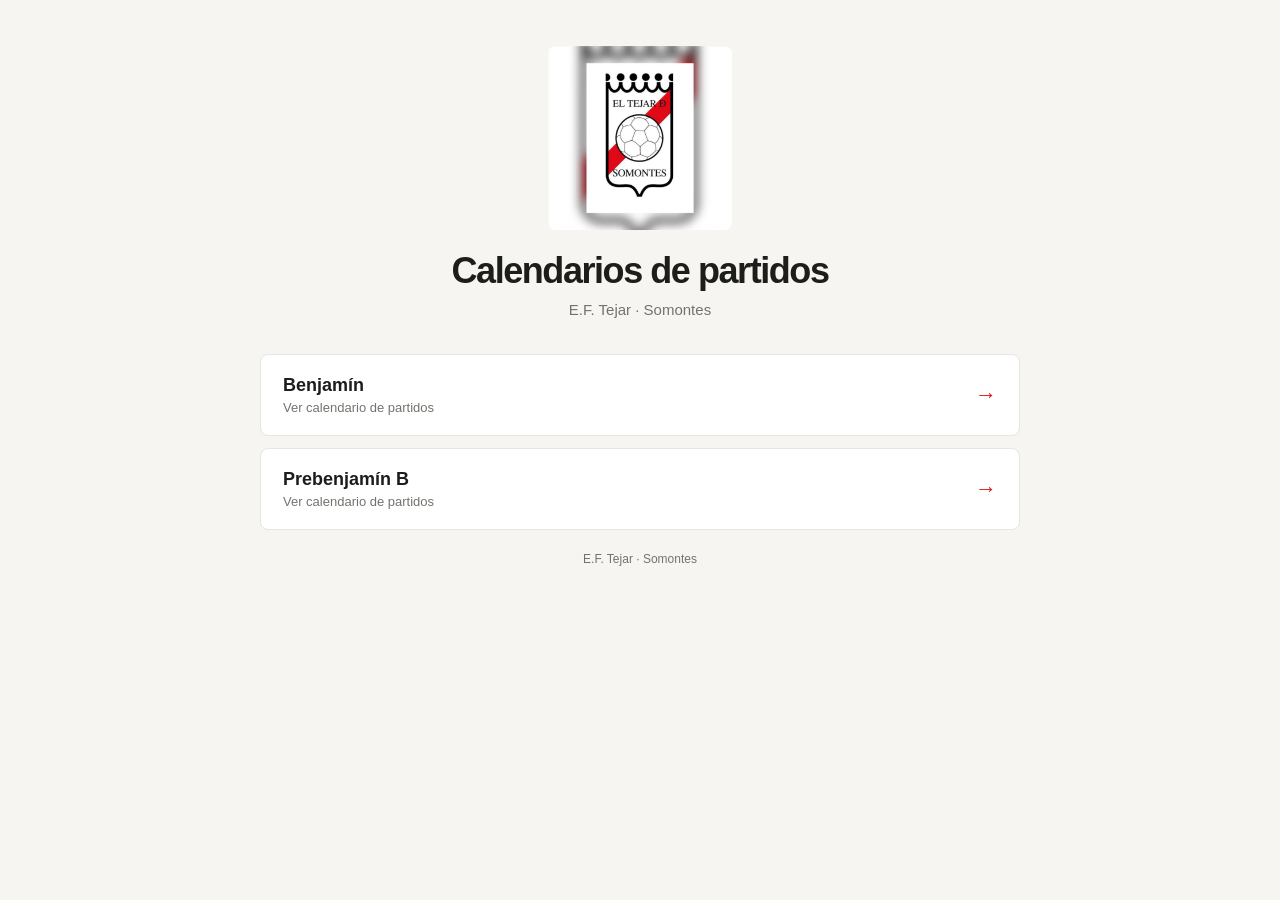
<file: index.html>
<!doctype html>
<html lang="es">
  <head>
    <meta charset="utf-8">
    <meta name="viewport" content="width=device-width, initial-scale=1">
    <meta name="theme-color" content="#f6f5f2">
    <meta name="description" content="Calendarios de los equipos Benjamín y Prebenjamín de E.F. Tejar.">
    <title>E.F. Tejar — Calendarios</title>
    <link rel="icon" href="assets/escudo.jpeg" type="image/jpeg">
    <link rel="stylesheet" href="styles.css">
  </head>
  <body>
    <main class="page">
      <header class="club-header">
        <img
          class="crest"
          src="assets/escudo.jpeg"
          alt="Escudo de El Tejar Somontes"
          width="220"
          height="220"
        >
        <h1>Calendarios de partidos</h1>
        <p>E.F. Tejar · Somontes</p>
      </header>

      <nav class="team-selector" aria-label="Elige un equipo">
        <a class="team-card" href="calendario-benjamin.html">
          <span class="team-card-title">Benjamín</span>
          <span class="team-card-description">Ver calendario de partidos</span>
          <span class="team-card-arrow" aria-hidden="true">→</span>
        </a>
        <a class="team-card" href="calendario-prebenjamin.html">
          <span class="team-card-title">Prebenjamín B</span>
          <span class="team-card-description">Ver calendario de partidos</span>
          <span class="team-card-arrow" aria-hidden="true">→</span>
        </a>
      </nav>

      <footer class="page-footer">E.F. Tejar · Somontes</footer>
    </main>
  </body>
</html>
</file>
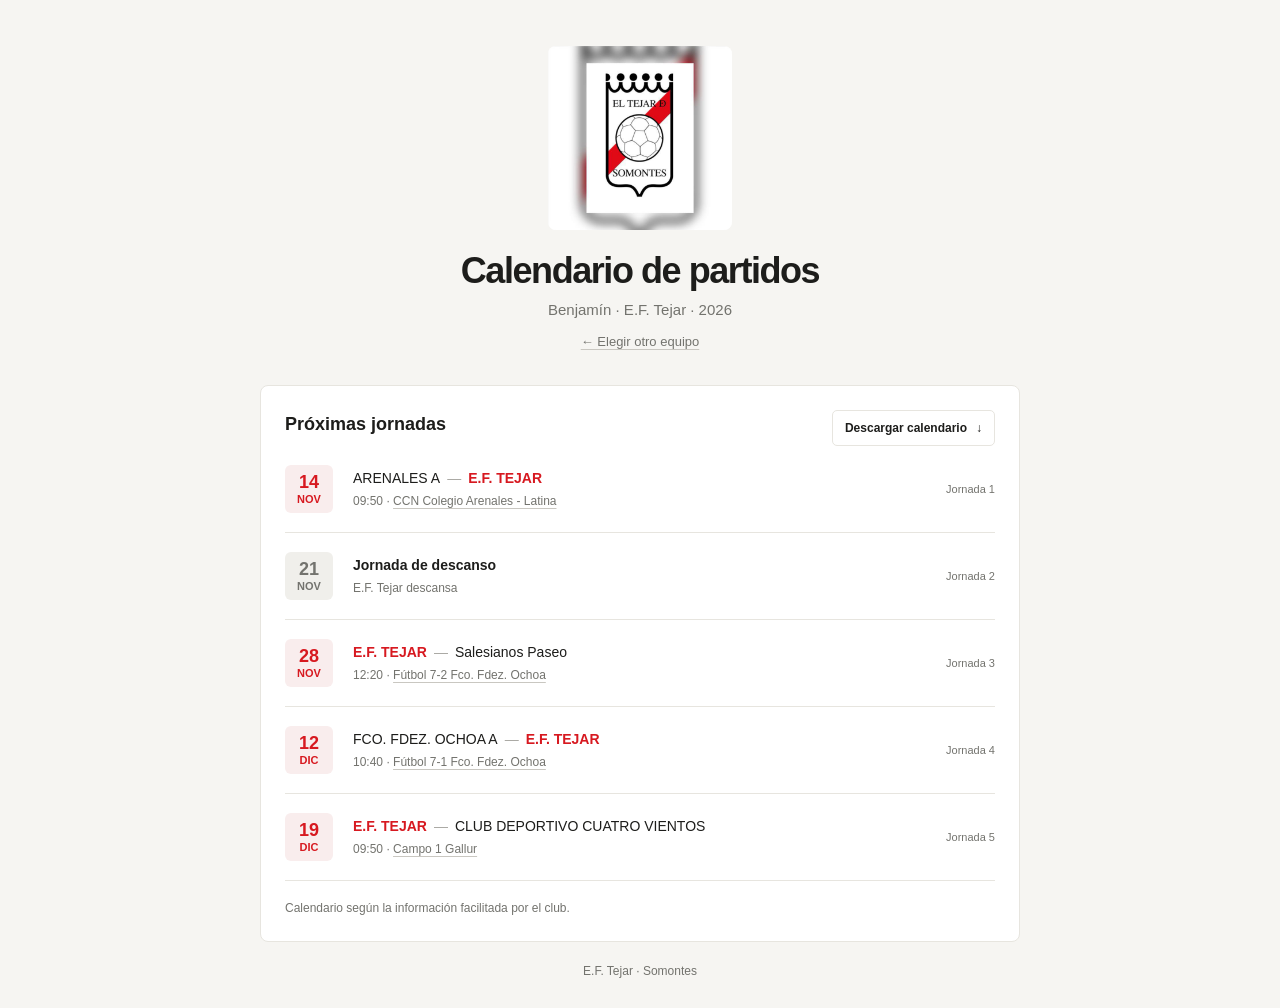
<file: calendario-benjamin.html>
<!doctype html>
<html lang="es">
  <head>
    <meta charset="utf-8">
    <meta name="viewport" content="width=device-width, initial-scale=1">
    <meta name="theme-color" content="#f6f5f2">
    <meta name="description" content="Escudo y calendario de partidos del equipo Benjamín de E.F. Tejar.">
    <title>E.F. Tejar — Calendario Benjamín</title>
    <link rel="icon" href="assets/escudo.jpeg" type="image/jpeg">
    <link rel="stylesheet" href="styles.css">
  </head>
  <body>
    <main class="page">
      <header class="club-header">
        <img
          class="crest"
          src="assets/escudo.jpeg"
          alt="Escudo de El Tejar Somontes"
          width="220"
          height="220"
        >
        <h1>Calendario de partidos</h1>
        <p>Benjamín · E.F. Tejar · 2026</p>
        <a class="home-link" href="index.html">← Elegir otro equipo</a>
      </header>

      <section class="schedule" aria-labelledby="schedule-title">
        <div class="schedule-heading">
          <h2 id="schedule-title">Próximas jornadas</h2>
          <a class="calendar-download" href="calendario-benjamin-ef-tejar.ics" download>
            Descargar calendario <span aria-hidden="true">↓</span>
          </a>
        </div>
        <ol class="fixtures">
          <li class="fixture">
            <time class="fixture-date" datetime="2026-11-14">
              <span>14</span><span>nov</span>
            </time>
            <div class="fixture-details">
              <div class="fixture-teams">
                <span>ARENALES A</span>
                <span class="versus">—</span>
                <strong>E.F. TEJAR</strong>
              </div>
              <p>
                09:50 <span aria-hidden="true">·</span>
                <a
                  class="field-link"
                  href="https://www.google.com/maps/search/?api=1&amp;query=40.3738265%2C-3.7235124"
                  target="_blank"
                  rel="noopener noreferrer"
                  aria-label="Abrir Colegio Arenales Carabanchel en Google Maps"
                >CCN Colegio Arenales - Latina</a>
              </p>
            </div>
            <span class="round">Jornada 1</span>
          </li>

          <li class="fixture rest">
            <time class="fixture-date" datetime="2026-11-21">
              <span>21</span><span>nov</span>
            </time>
            <div class="fixture-details">
              <div class="fixture-teams"><strong>Jornada de descanso</strong></div>
              <p>E.F. Tejar descansa</p>
            </div>
            <span class="round">Jornada 2</span>
          </li>

          <li class="fixture">
            <time class="fixture-date" datetime="2026-11-28">
              <span>28</span><span>nov</span>
            </time>
            <div class="fixture-details">
              <div class="fixture-teams">
                <strong>E.F. TEJAR</strong>
                <span class="versus">—</span>
                <span>Salesianos Paseo</span>
              </div>
              <p>
                12:20 <span aria-hidden="true">·</span>
                <a
                  class="field-link"
                  href="https://www.google.com/maps/search/?api=1&amp;query=40.3651258%2C-3.7403599"
                  target="_blank"
                  rel="noopener noreferrer"
                  aria-label="Abrir el Centro Deportivo Municipal Francisco Fernández Ochoa en Google Maps"
                >Fútbol 7-2 Fco. Fdez. Ochoa</a>
              </p>
            </div>
            <span class="round">Jornada 3</span>
          </li>

          <li class="fixture">
            <time class="fixture-date" datetime="2026-12-12">
              <span>12</span><span>dic</span>
            </time>
            <div class="fixture-details">
              <div class="fixture-teams">
                <span>FCO. FDEZ. OCHOA A</span>
                <span class="versus">—</span>
                <strong>E.F. TEJAR</strong>
              </div>
              <p>
                10:40 <span aria-hidden="true">·</span>
                <a
                  class="field-link"
                  href="https://www.google.com/maps/search/?api=1&amp;query=40.3651258%2C-3.7403599"
                  target="_blank"
                  rel="noopener noreferrer"
                  aria-label="Abrir el Centro Deportivo Municipal Francisco Fernández Ochoa en Google Maps"
                >Fútbol 7-1 Fco. Fdez. Ochoa</a>
              </p>
            </div>
            <span class="round">Jornada 4</span>
          </li>

          <li class="fixture">
            <time class="fixture-date" datetime="2026-12-19">
              <span>19</span><span>dic</span>
            </time>
            <div class="fixture-details">
              <div class="fixture-teams">
                <strong>E.F. TEJAR</strong>
                <span class="versus">—</span>
                <span>CLUB DEPORTIVO CUATRO VIENTOS</span>
              </div>
              <p>
                09:50 <span aria-hidden="true">·</span>
                <a
                  class="field-link"
                  href="https://www.google.com/maps/search/?api=1&amp;query=40.3987632%2C-3.7402956"
                  target="_blank"
                  rel="noopener noreferrer"
                  aria-label="Abrir el Polideportivo Gallur en Google Maps"
                >Campo 1 Gallur</a>
              </p>
            </div>
            <span class="round">Jornada 5</span>
          </li>
        </ol>
        <p class="schedule-note">Calendario según la información facilitada por el club.</p>
      </section>

      <footer class="page-footer">E.F. Tejar · Somontes</footer>
    </main>
  </body>
</html>
</file>
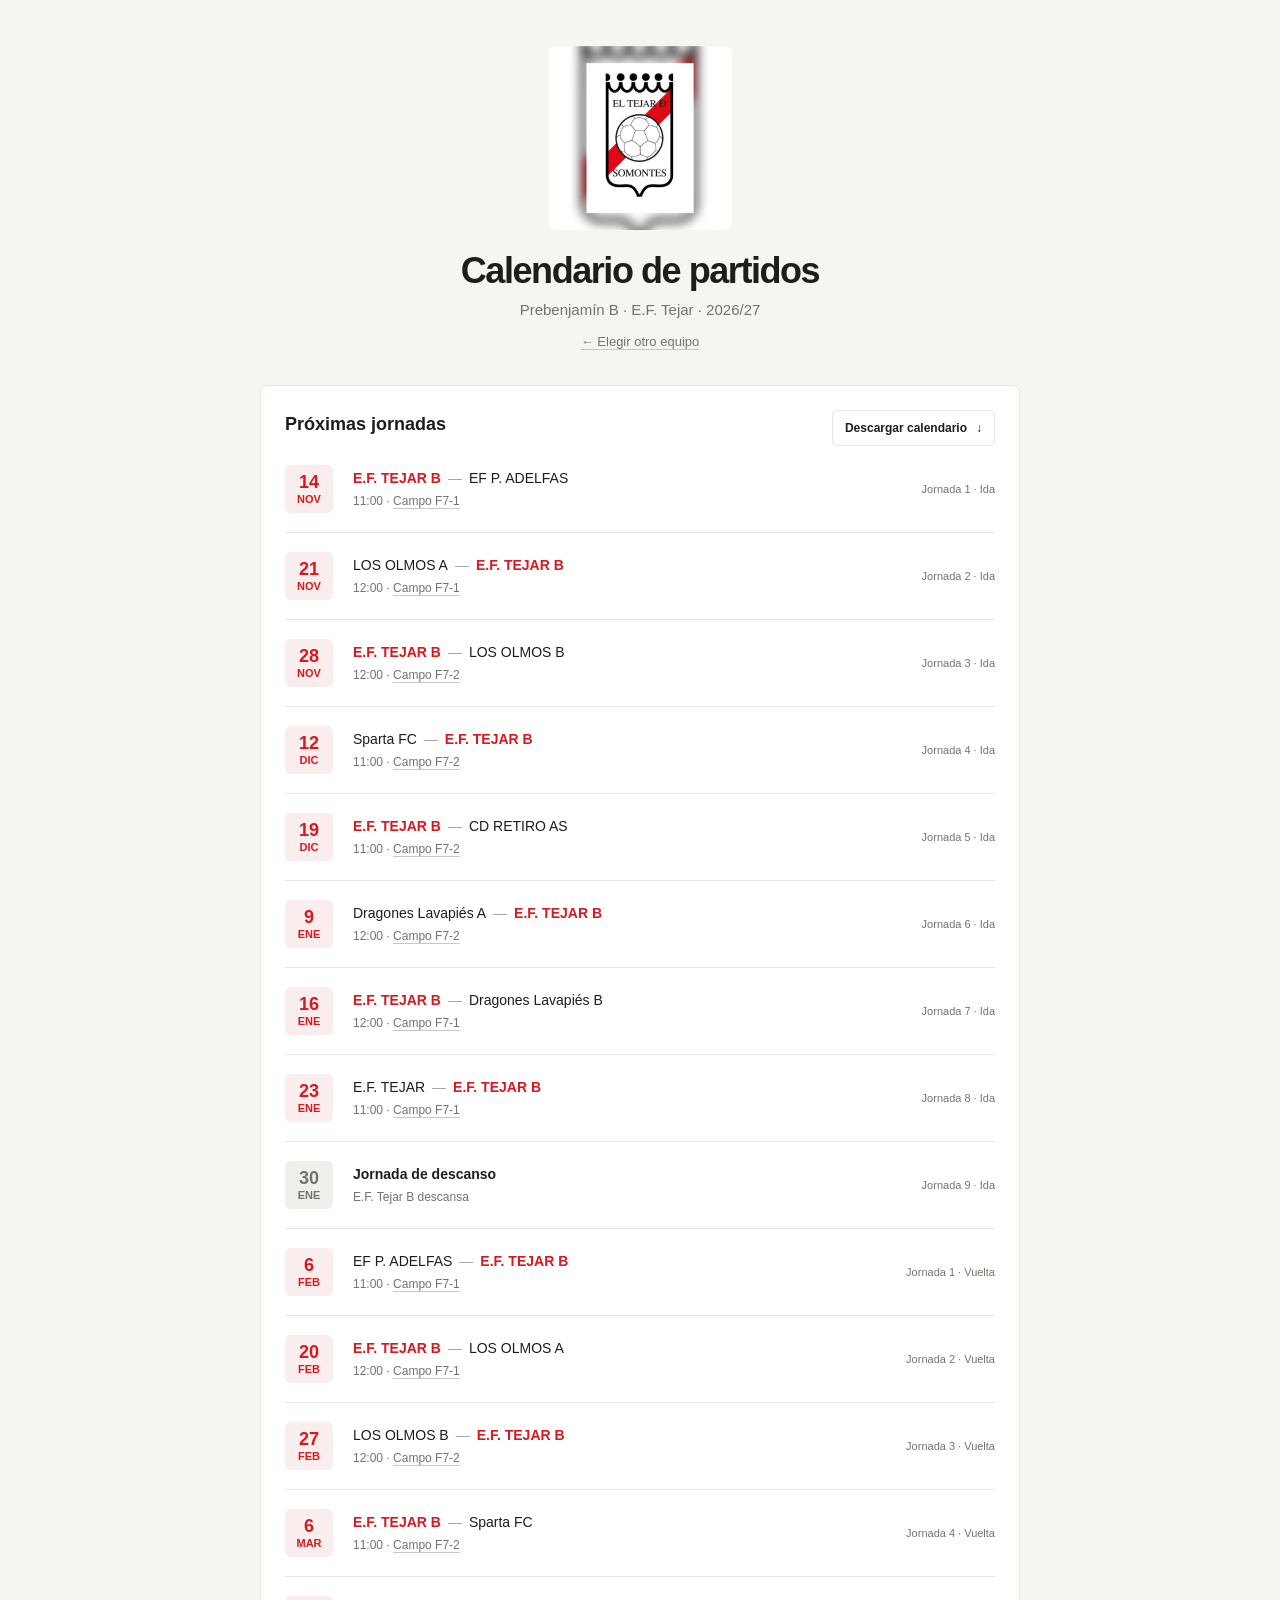
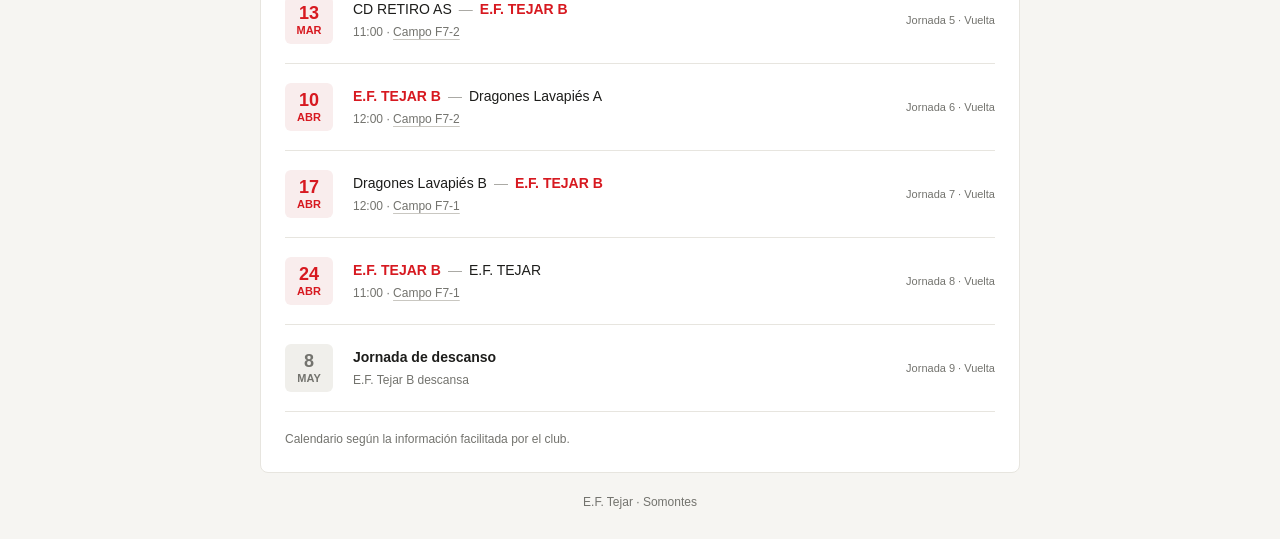
<file: calendario-prebenjamin.html>
<!doctype html>
<html lang="es">
  <head>
    <meta charset="utf-8">
    <meta name="viewport" content="width=device-width, initial-scale=1">
    <meta name="theme-color" content="#f6f5f2">
    <meta name="description" content="Calendario de partidos del equipo Prebenjamín B de E.F. Tejar.">
    <title>E.F. Tejar — Calendario Prebenjamín B</title>
    <link rel="icon" href="assets/escudo.jpeg" type="image/jpeg">
    <link rel="stylesheet" href="styles.css">
  </head>
  <body>
    <main class="page">
      <header class="club-header">
        <img
          class="crest"
          src="assets/escudo.jpeg"
          alt="Escudo de El Tejar Somontes"
          width="220"
          height="220"
        >
        <h1>Calendario de partidos</h1>
        <p>Prebenjamín B · E.F. Tejar · 2026/27</p>
        <a class="home-link" href="index.html">← Elegir otro equipo</a>
      </header>

      <section class="schedule" aria-labelledby="schedule-title">
        <div class="schedule-heading">
          <h2 id="schedule-title">Próximas jornadas</h2>
          <a class="calendar-download" href="calendario-prebenjamin-ef-tejar.ics" download>
            Descargar calendario <span aria-hidden="true">↓</span>
          </a>
        </div>
        <ol class="fixtures">
          <li class="fixture">
            <time class="fixture-date" datetime="2026-11-14">
              <span>14</span><span>nov</span>
            </time>
            <div class="fixture-details">
              <div class="fixture-teams">
                <strong>E.F. TEJAR B</strong>
                <span class="versus">—</span>
                <span>EF P. ADELFAS</span>
              </div>
              <p>11:00 <span aria-hidden="true">·</span> <a class="field-link" href="https://maps.app.goo.gl/zu2n5H3ArxWQWXwD9" target="_blank" rel="noopener noreferrer">Campo F7-1</a></p>
            </div>
            <span class="round">Jornada 1 · Ida</span>
          </li>

          <li class="fixture">
            <time class="fixture-date" datetime="2026-11-21">
              <span>21</span><span>nov</span>
            </time>
            <div class="fixture-details">
              <div class="fixture-teams">
                <span>LOS OLMOS A</span>
                <span class="versus">—</span>
                <strong>E.F. TEJAR B</strong>
              </div>
              <p>12:00 <span aria-hidden="true">·</span> <a class="field-link" href="https://maps.app.goo.gl/zu2n5H3ArxWQWXwD9" target="_blank" rel="noopener noreferrer">Campo F7-1</a></p>
            </div>
            <span class="round">Jornada 2 · Ida</span>
          </li>

          <li class="fixture">
            <time class="fixture-date" datetime="2026-11-28">
              <span>28</span><span>nov</span>
            </time>
            <div class="fixture-details">
              <div class="fixture-teams">
                <strong>E.F. TEJAR B</strong>
                <span class="versus">—</span>
                <span>LOS OLMOS B</span>
              </div>
              <p>12:00 <span aria-hidden="true">·</span> <a class="field-link" href="https://maps.app.goo.gl/zu2n5H3ArxWQWXwD9" target="_blank" rel="noopener noreferrer">Campo F7-2</a></p>
            </div>
            <span class="round">Jornada 3 · Ida</span>
          </li>

          <li class="fixture">
            <time class="fixture-date" datetime="2026-12-12">
              <span>12</span><span>dic</span>
            </time>
            <div class="fixture-details">
              <div class="fixture-teams">
                <span>Sparta FC</span>
                <span class="versus">—</span>
                <strong>E.F. TEJAR B</strong>
              </div>
              <p>11:00 <span aria-hidden="true">·</span> <a class="field-link" href="https://maps.app.goo.gl/zu2n5H3ArxWQWXwD9" target="_blank" rel="noopener noreferrer">Campo F7-2</a></p>
            </div>
            <span class="round">Jornada 4 · Ida</span>
          </li>

          <li class="fixture">
            <time class="fixture-date" datetime="2026-12-19">
              <span>19</span><span>dic</span>
            </time>
            <div class="fixture-details">
              <div class="fixture-teams">
                <strong>E.F. TEJAR B</strong>
                <span class="versus">—</span>
                <span>CD RETIRO AS</span>
              </div>
              <p>11:00 <span aria-hidden="true">·</span> <a class="field-link" href="https://maps.app.goo.gl/zu2n5H3ArxWQWXwD9" target="_blank" rel="noopener noreferrer">Campo F7-2</a></p>
            </div>
            <span class="round">Jornada 5 · Ida</span>
          </li>

          <li class="fixture">
            <time class="fixture-date" datetime="2027-01-09">
              <span>9</span><span>ene</span>
            </time>
            <div class="fixture-details">
              <div class="fixture-teams">
                <span>Dragones Lavapiés A</span>
                <span class="versus">—</span>
                <strong>E.F. TEJAR B</strong>
              </div>
              <p>12:00 <span aria-hidden="true">·</span> <a class="field-link" href="https://maps.app.goo.gl/zu2n5H3ArxWQWXwD9" target="_blank" rel="noopener noreferrer">Campo F7-2</a></p>
            </div>
            <span class="round">Jornada 6 · Ida</span>
          </li>

          <li class="fixture">
            <time class="fixture-date" datetime="2027-01-16">
              <span>16</span><span>ene</span>
            </time>
            <div class="fixture-details">
              <div class="fixture-teams">
                <strong>E.F. TEJAR B</strong>
                <span class="versus">—</span>
                <span>Dragones Lavapiés B</span>
              </div>
              <p>12:00 <span aria-hidden="true">·</span> <a class="field-link" href="https://maps.app.goo.gl/zu2n5H3ArxWQWXwD9" target="_blank" rel="noopener noreferrer">Campo F7-1</a></p>
            </div>
            <span class="round">Jornada 7 · Ida</span>
          </li>

          <li class="fixture">
            <time class="fixture-date" datetime="2027-01-23">
              <span>23</span><span>ene</span>
            </time>
            <div class="fixture-details">
              <div class="fixture-teams">
                <span>E.F. TEJAR</span>
                <span class="versus">—</span>
                <strong>E.F. TEJAR B</strong>
              </div>
              <p>11:00 <span aria-hidden="true">·</span> <a class="field-link" href="https://maps.app.goo.gl/zu2n5H3ArxWQWXwD9" target="_blank" rel="noopener noreferrer">Campo F7-1</a></p>
            </div>
            <span class="round">Jornada 8 · Ida</span>
          </li>

          <li class="fixture rest">
            <time class="fixture-date" datetime="2027-01-30">
              <span>30</span><span>ene</span>
            </time>
            <div class="fixture-details">
              <div class="fixture-teams"><strong>Jornada de descanso</strong></div>
              <p>E.F. Tejar B descansa</p>
            </div>
            <span class="round">Jornada 9 · Ida</span>
          </li>

          <li class="fixture">
            <time class="fixture-date" datetime="2027-02-06">
              <span>6</span><span>feb</span>
            </time>
            <div class="fixture-details">
              <div class="fixture-teams">
                <span>EF P. ADELFAS</span>
                <span class="versus">—</span>
                <strong>E.F. TEJAR B</strong>
              </div>
              <p>11:00 <span aria-hidden="true">·</span> <a class="field-link" href="https://maps.app.goo.gl/zu2n5H3ArxWQWXwD9" target="_blank" rel="noopener noreferrer">Campo F7-1</a></p>
            </div>
            <span class="round">Jornada 1 · Vuelta</span>
          </li>

          <li class="fixture">
            <time class="fixture-date" datetime="2027-02-20">
              <span>20</span><span>feb</span>
            </time>
            <div class="fixture-details">
              <div class="fixture-teams">
                <strong>E.F. TEJAR B</strong>
                <span class="versus">—</span>
                <span>LOS OLMOS A</span>
              </div>
              <p>12:00 <span aria-hidden="true">·</span> <a class="field-link" href="https://maps.app.goo.gl/zu2n5H3ArxWQWXwD9" target="_blank" rel="noopener noreferrer">Campo F7-1</a></p>
            </div>
            <span class="round">Jornada 2 · Vuelta</span>
          </li>

          <li class="fixture">
            <time class="fixture-date" datetime="2027-02-27">
              <span>27</span><span>feb</span>
            </time>
            <div class="fixture-details">
              <div class="fixture-teams">
                <span>LOS OLMOS B</span>
                <span class="versus">—</span>
                <strong>E.F. TEJAR B</strong>
              </div>
              <p>12:00 <span aria-hidden="true">·</span> <a class="field-link" href="https://maps.app.goo.gl/zu2n5H3ArxWQWXwD9" target="_blank" rel="noopener noreferrer">Campo F7-2</a></p>
            </div>
            <span class="round">Jornada 3 · Vuelta</span>
          </li>

          <li class="fixture">
            <time class="fixture-date" datetime="2027-03-06">
              <span>6</span><span>mar</span>
            </time>
            <div class="fixture-details">
              <div class="fixture-teams">
                <strong>E.F. TEJAR B</strong>
                <span class="versus">—</span>
                <span>Sparta FC</span>
              </div>
              <p>11:00 <span aria-hidden="true">·</span> <a class="field-link" href="https://maps.app.goo.gl/zu2n5H3ArxWQWXwD9" target="_blank" rel="noopener noreferrer">Campo F7-2</a></p>
            </div>
            <span class="round">Jornada 4 · Vuelta</span>
          </li>

          <li class="fixture">
            <time class="fixture-date" datetime="2027-03-13">
              <span>13</span><span>mar</span>
            </time>
            <div class="fixture-details">
              <div class="fixture-teams">
                <span>CD RETIRO AS</span>
                <span class="versus">—</span>
                <strong>E.F. TEJAR B</strong>
              </div>
              <p>11:00 <span aria-hidden="true">·</span> <a class="field-link" href="https://maps.app.goo.gl/zu2n5H3ArxWQWXwD9" target="_blank" rel="noopener noreferrer">Campo F7-2</a></p>
            </div>
            <span class="round">Jornada 5 · Vuelta</span>
          </li>

          <li class="fixture">
            <time class="fixture-date" datetime="2027-04-10">
              <span>10</span><span>abr</span>
            </time>
            <div class="fixture-details">
              <div class="fixture-teams">
                <strong>E.F. TEJAR B</strong>
                <span class="versus">—</span>
                <span>Dragones Lavapiés A</span>
              </div>
              <p>12:00 <span aria-hidden="true">·</span> <a class="field-link" href="https://maps.app.goo.gl/zu2n5H3ArxWQWXwD9" target="_blank" rel="noopener noreferrer">Campo F7-2</a></p>
            </div>
            <span class="round">Jornada 6 · Vuelta</span>
          </li>

          <li class="fixture">
            <time class="fixture-date" datetime="2027-04-17">
              <span>17</span><span>abr</span>
            </time>
            <div class="fixture-details">
              <div class="fixture-teams">
                <span>Dragones Lavapiés B</span>
                <span class="versus">—</span>
                <strong>E.F. TEJAR B</strong>
              </div>
              <p>12:00 <span aria-hidden="true">·</span> <a class="field-link" href="https://maps.app.goo.gl/zu2n5H3ArxWQWXwD9" target="_blank" rel="noopener noreferrer">Campo F7-1</a></p>
            </div>
            <span class="round">Jornada 7 · Vuelta</span>
          </li>

          <li class="fixture">
            <time class="fixture-date" datetime="2027-04-24">
              <span>24</span><span>abr</span>
            </time>
            <div class="fixture-details">
              <div class="fixture-teams">
                <strong>E.F. TEJAR B</strong>
                <span class="versus">—</span>
                <span>E.F. TEJAR</span>
              </div>
              <p>11:00 <span aria-hidden="true">·</span> <a class="field-link" href="https://maps.app.goo.gl/zu2n5H3ArxWQWXwD9" target="_blank" rel="noopener noreferrer">Campo F7-1</a></p>
            </div>
            <span class="round">Jornada 8 · Vuelta</span>
          </li>

          <li class="fixture rest">
            <time class="fixture-date" datetime="2027-05-08">
              <span>8</span><span>may</span>
            </time>
            <div class="fixture-details">
              <div class="fixture-teams"><strong>Jornada de descanso</strong></div>
              <p>E.F. Tejar B descansa</p>
            </div>
            <span class="round">Jornada 9 · Vuelta</span>
          </li>
        </ol>
        <p class="schedule-note">Calendario según la información facilitada por el club.</p>
      </section>

      <footer class="page-footer">E.F. Tejar · Somontes</footer>
    </main>
  </body>
</html>
</file>
<file: styles.css>
:root {
  color-scheme: light;
  --red: #d71920;
  --ink: #1d1d1b;
  --muted: #73736e;
  --line: #e7e5df;
  --paper: #f6f5f2;
  --white: #fff;
}

* {
  box-sizing: border-box;
}

body {
  margin: 0;
  background: var(--paper);
  color: var(--ink);
  font-family: Arial, Helvetica, sans-serif;
}

.page {
  width: min(100% - 32px, 760px);
  margin: 0 auto;
}

.club-header {
  display: grid;
  justify-items: center;
  padding: 46px 16px 36px;
  text-align: center;
}

.crest {
  display: block;
  width: 184px;
  height: 184px;
  margin-bottom: 20px;
  border-radius: 8px;
  background: var(--white);
  object-fit: contain;
}

.club-header h1 {
  margin: 0;
  font-size: clamp(26px, 6vw, 36px);
  letter-spacing: -0.04em;
}

.club-header p {
  margin: 9px 0 0;
  color: var(--muted);
  font-size: 15px;
}

.home-link {
  margin-top: 16px;
  color: var(--muted);
  font-size: 13px;
  text-decoration-color: #c9c7c1;
  text-underline-offset: 3px;
}

.home-link:hover {
  color: var(--red);
}

.team-selector {
  display: grid;
  gap: 12px;
}

.team-card {
  display: grid;
  grid-template-columns: minmax(0, 1fr) auto;
  align-items: center;
  gap: 4px 16px;
  padding: 20px 22px;
  border: 1px solid var(--line);
  border-radius: 8px;
  background: var(--white);
  color: var(--ink);
  text-decoration: none;
}

.team-card:hover {
  border-color: var(--red);
}

.team-card-title {
  font-size: 18px;
  font-weight: 700;
}

.team-card-description {
  color: var(--muted);
  font-size: 13px;
}

.team-card-arrow {
  grid-column: 2;
  grid-row: 1 / span 2;
  color: var(--red);
  font-size: 22px;
}

.schedule {
  padding: 24px;
  border: 1px solid var(--line);
  border-radius: 8px;
  background: var(--white);
}

.schedule h2 {
  margin: 0 0 8px;
  font-size: 18px;
}

.schedule-heading {
  display: flex;
  align-items: center;
  justify-content: space-between;
  gap: 16px;
}

.calendar-download {
  display: inline-flex;
  min-height: 36px;
  align-items: center;
  gap: 9px;
  padding: 0 12px;
  border: 1px solid var(--line);
  border-radius: 5px;
  color: var(--ink);
  font-size: 12px;
  font-weight: 700;
  text-decoration: none;
  white-space: nowrap;
}

.calendar-download:hover {
  border-color: var(--red);
  color: var(--red);
}

.field-link {
  color: inherit;
  text-decoration-color: #c9c7c1;
  text-underline-offset: 3px;
}

.field-link:hover {
  color: var(--red);
  text-decoration-color: currentColor;
}

.fixtures {
  margin: 0;
  padding: 0;
  list-style: none;
}

.fixture {
  display: grid;
  grid-template-columns: 52px minmax(0, 1fr) auto;
  align-items: center;
  gap: 16px;
  padding: 19px 0;
  border-bottom: 1px solid var(--line);
}

.fixture-date {
  display: grid;
  width: 48px;
  height: 48px;
  align-content: center;
  justify-items: center;
  border-radius: 6px;
  background: #f9eded;
  color: var(--red);
  line-height: 1.15;
  text-transform: uppercase;
}

.fixture-date span:first-child {
  font-size: 18px;
  font-weight: 700;
}

.fixture-date span:last-child {
  font-size: 11px;
  font-weight: 700;
}

.fixture-details {
  min-width: 0;
}

.fixture-teams {
  display: flex;
  flex-wrap: wrap;
  align-items: baseline;
  gap: 7px;
  font-size: 14px;
  line-height: 1.45;
}

.fixture-teams strong {
  color: var(--red);
}

.versus {
  color: #aaa9a4;
}

.fixture-details p {
  margin: 5px 0 0;
  color: var(--muted);
  font-size: 12px;
  line-height: 1.45;
}

.round {
  color: var(--muted);
  font-size: 11px;
  white-space: nowrap;
}

.rest .fixture-date {
  background: #f0efeb;
  color: var(--muted);
}

.rest .fixture-teams strong {
  color: var(--ink);
}

.schedule-note {
  margin: 18px 0 0;
  color: var(--muted);
  font-size: 12px;
  line-height: 1.5;
}

.page-footer {
  padding: 22px 0 30px;
  color: var(--muted);
  font-size: 12px;
  text-align: center;
}

@media (max-width: 520px) {
  .page {
    width: min(100% - 24px, 760px);
  }

  .club-header {
    padding: 30px 12px 25px;
  }

  .crest {
    width: 156px;
    height: 156px;
    margin-bottom: 15px;
  }

  .schedule {
    padding: 19px 15px;
  }

  .schedule-heading {
    align-items: flex-start;
  }

  .calendar-download {
    min-height: 34px;
    gap: 5px;
    padding: 0 8px;
    font-size: 11px;
  }

  .fixture {
    grid-template-columns: 44px minmax(0, 1fr);
    gap: 12px;
    padding: 16px 0;
  }

  .fixture-date {
    width: 42px;
    height: 44px;
  }

  .fixture-teams {
    gap: 5px;
    font-size: 13px;
  }

  .round {
    grid-column: 2;
    margin-top: -6px;
    font-size: 10px;
  }
}

@media (prefers-reduced-motion: reduce) {
  *,
  *::before,
  *::after {
    scroll-behavior: auto !important;
    animation-duration: 0.01ms !important;
    transition-duration: 0.01ms !important;
  }
}
</file>
